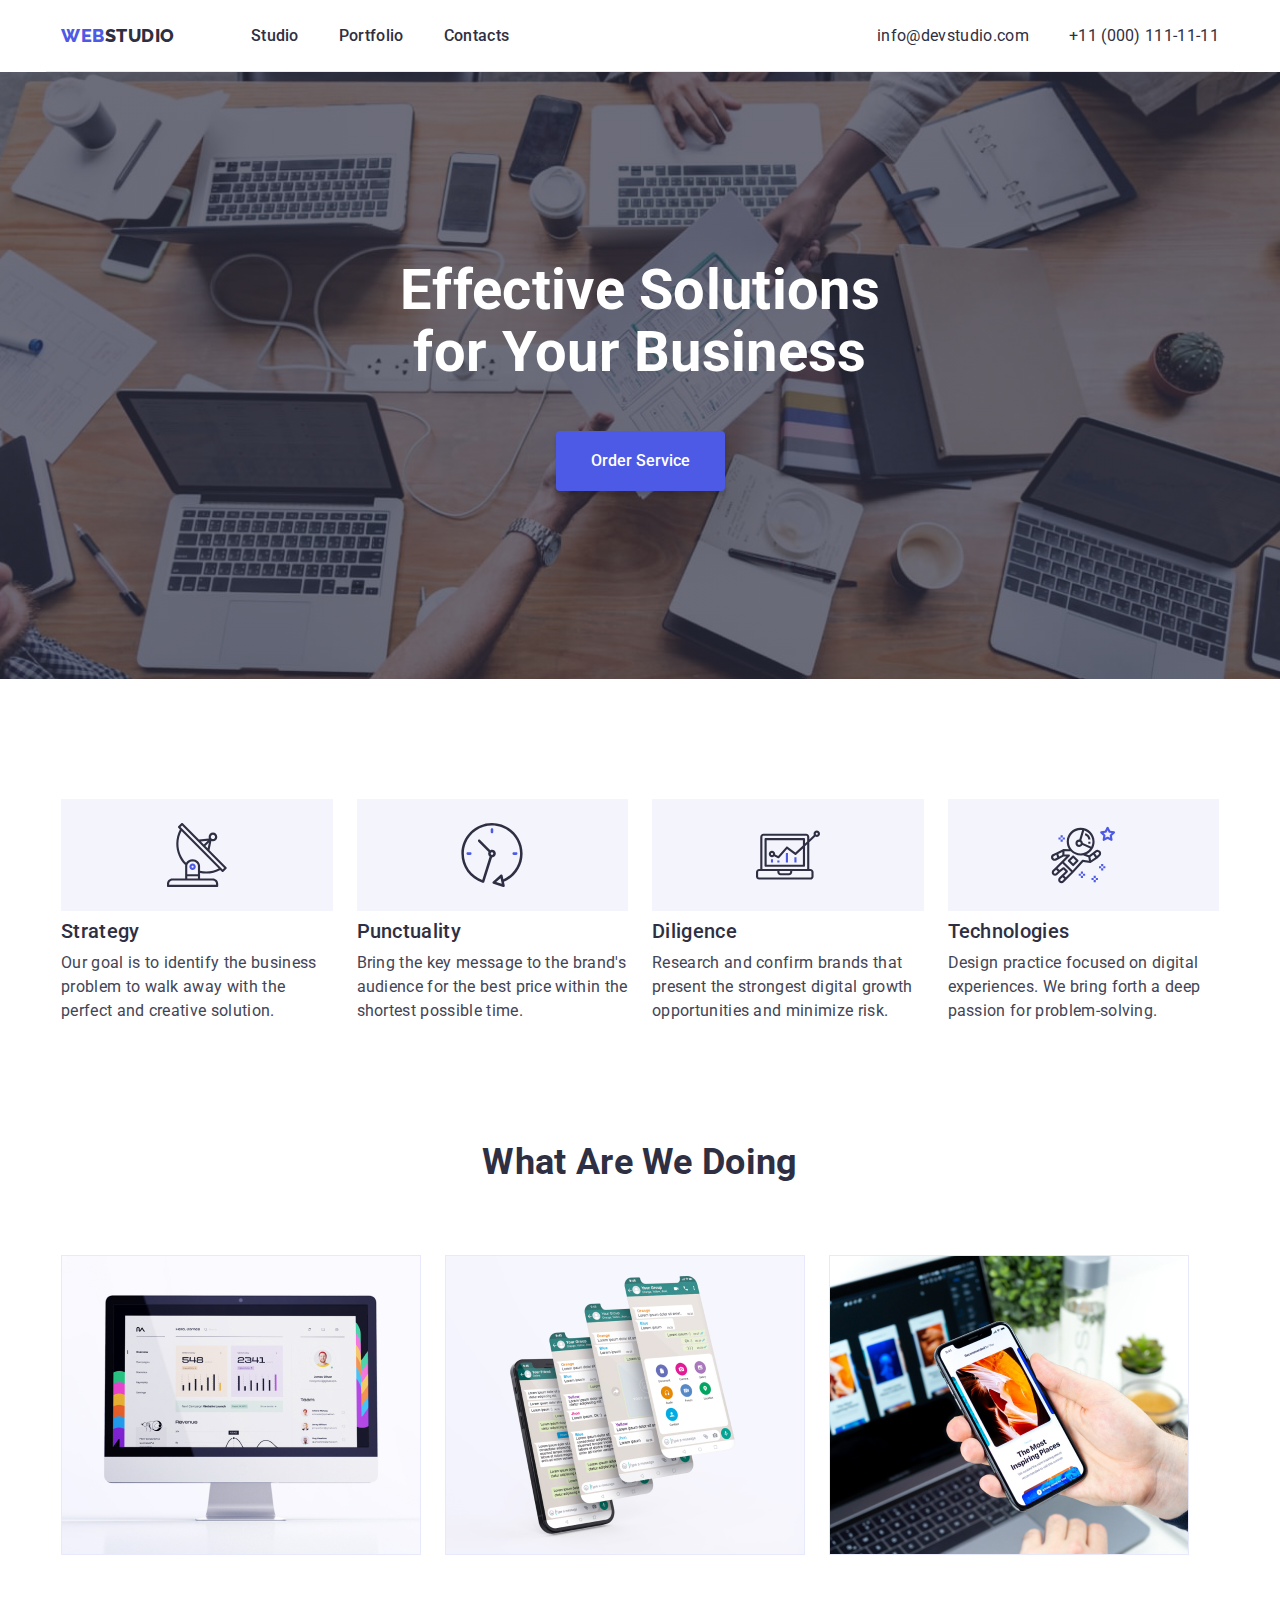
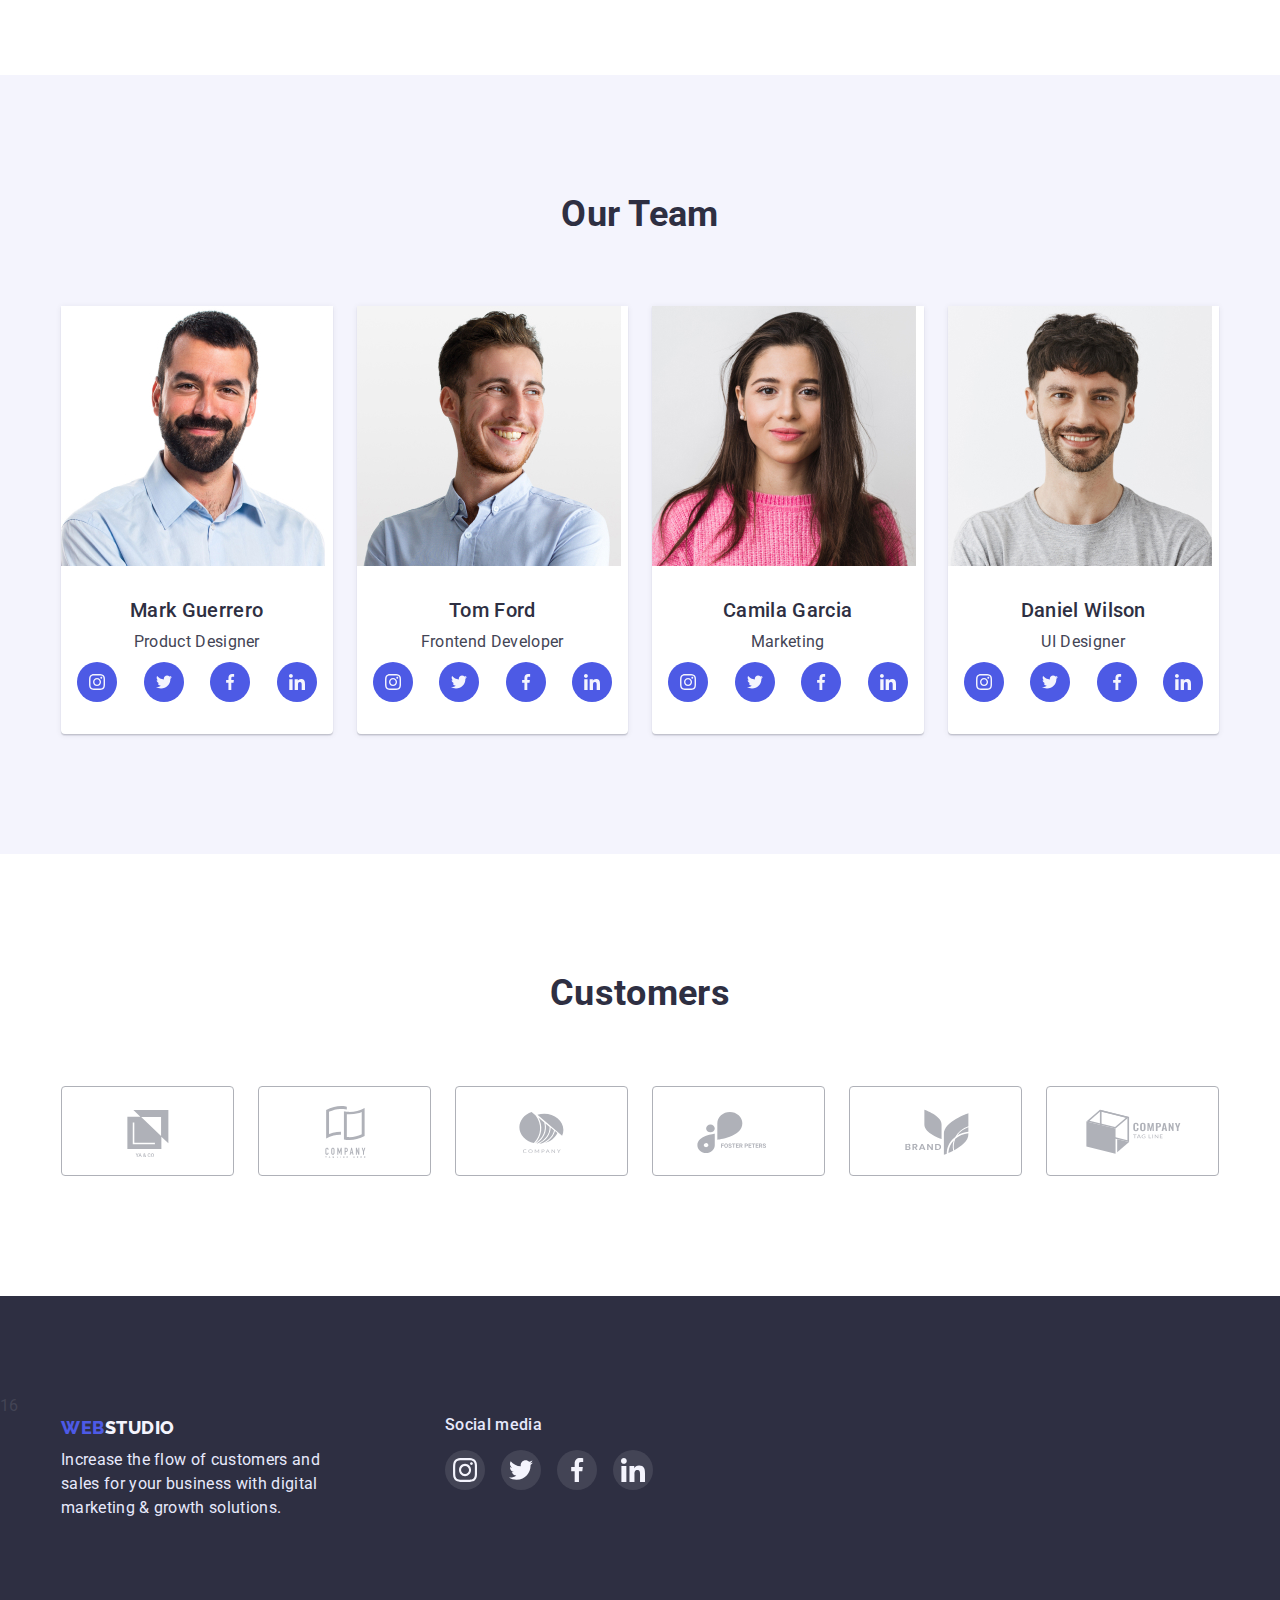
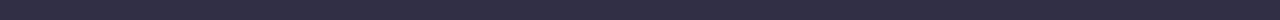
<file: index.html>
<!DOCTYPE html>
<html lang="en">
  <head>
    <meta charset="UTF-8">
    <meta http-equiv="X-UA-Compatible" content="IE=edge">
    <meta name="viewport" content="width=device-width, initial-scale=1.0">
    <title>WebStudio</title>

    <link href="https://fonts.googleapis.com/css2?family=Raleway:wght@800&family=Roboto:wght@400;500;700;900&display=swap" rel="stylesheet">
    <link rel="stylesheet" href="https://cdnjs.cloudflare.com/ajax/libs/modern-normalize/1.1.0/modern-normalize.min.css" 
    integrity="sha512-wpPYUAdjBVSE4KJnH1VR1HeZfpl1ub8YT/NKx4PuQ5NmX2tKuGu6U/JRp5y+Y8XG2tV+wKQpNHVUX03MfMFn9Q==" 
    crossorigin="anonymous" referrerpolicy="no-referrer">

    <link rel="stylesheet" href="./css/style.css">
  </head>

  <body>

    <!--Top Line-->
    <header class="page-header">

      <div class="container flex-container header-line">

        <nav class="site-nav">

          <!-- Menu Nav -->
          <a href="./index.html" class="logo site-img">
              WEB<span class="logo-item">STUDIO</span>
          </a>

          <ul class="site-nav-item list">
            <li class="site-nav-items">
              <a href="./index.html" class="site-nav-link">Studio</a>
            </li>
            <li class="site-nav-items">
              <a href="./portfolio.html" class="site-nav-link">Portfolio</a>
            </li>
            <li class="site-nav-items">
              <a href="" class="site-nav-link">Contacts</a>
            </li>
          </ul>

        </nav>

        <address class="address-container">

            <ul class="site-adress list">
                <li class="item">
                  <a href="mailto:info@devstudio.com" class="adress-items"> info@devstudio.com</a>
                </li>
                <li class="item">
                  <a href="tel:+110001111111" class="adress-items">+11 (000) 111-11-11</a>
                </li>
            </ul>

        </address>

      </div>

    </header>

    <main>
      <!--hero image-->
      <section class="hero">
        <div class="container">
          <h1 class="hero-caption">Effective Solutions <br>for Your Business</h1>
          <button type="button" class="hero-btn btn-padding">Order Service</button>
        </div>
      </section>

      <!--Feature-->
      <section class="feature section">

        <div class="container">

          <h2 class="visually-hidden">Feature</h2>
          <ul class="feature-item list">
            <li class="feature-items">
              <div class="icon-container">
                <svg class="feature-icon">
                  <use href="./images/svgicon.svg#icon-antenna"></use>
                </svg>
              </div>
              <h3 class="feature-captions">Strategy</h3>
              <p class="feature-title">Our goal is to identify the business problem to walk away with the
                perfect and creative solution.
              </p>
            </li>
            <li class="feature-items">
              <div class="icon-container">
                <svg class="feature-icon">
                  <use href="./images/svgicon.svg#icon-clock"></use>
                </svg>
              </div>
              <h3 class="feature-captions">Punctuality</h3>
              <p class="feature-title">
                Bring the key message to the brand's audience for the best price
                within the shortest possible time.
              </p>
            </li>
            <li class="feature-items">
              <div class="icon-container">
                <svg class="feature-icon">
                  <use href="./images/svgicon.svg#icon-diagram"></use>
                </svg>
              </div>
              <h3 class="feature-captions">Diligence</h3>
              <p class="feature-title">
                Research and confirm brands that present the strongest digital
                growth opportunities and minimize risk.
              </p>
            </li>
            <li class="feature-items">
              <div class="icon-container">
                <svg class="feature-icon">
                  <use href="./images/svgicon.svg#icon-astronaut"></use>
                </svg>
              </div>
              <h3 class="feature-captions">Technologies</h3>
              <p class="feature-title">
                Design practice focused on digital experiences. We bring forth a
                deep passion for problem-solving.
              </p>
            </li>
          </ul>

        </div>
        
      </section>

      <!--What are we doing-->
      <section class="work section">
        <div class="container">
          <h2 class="general-title">What are we doing</h2>
          <ul class="work-item list">
            <li class="work-items">
              <img src="./images/img1.jpg" alt="Personal computer"  width="360" class="site-img">
            </li>
            <li class="work-items">
              <img src="./images/img2.jpg"  alt="Rectangle 71" width="360" class="site-img">
            </li>
            <li class="work-items">
              <img src="./images/img3.jpg" alt="Rectangle 71" width="360" class="site-img">
            </li>
          </ul>
        </div>
      </section>

      <!--Our Team-->
      <section class="team section">

        <div class="container">

          <h2 class="general-title">Our Team</h2>
          <ul class="team-item list">
            <li class="team-items">
              <img src="./images/MarkGuerrero.jpg" alt="Mark Guerrero" width="264" class="site-img team-foto">
              <div class="team-desc">
                <h3 class="team-title">Mark Guerrero</h3>
                <p class="team-prof">Product Designer</p>

                <ul class="social-icon-list list">
                  <li>
                    <a href="" class="social-icon-link">
                      <svg class="social-icon" width="16" height="16">
                        <use href="./images/svgicon.svg#icon-instagram"></use>
                      </svg>
                    </a>
                  </li>
                  <li>
                    <a href="" class="social-icon-link">
                      <svg class="social-icon" width="16" height="16">
                        <use href="./images/svgicon.svg#icon-twitter"></use>
                      </svg>
                    </a>
                  </li>
                  <li>
                    <a href="" class="social-icon-link">
                      <svg class="social-icon" width="16" height="16">
                        <use href="./images/svgicon.svg#icon-facebook"></use>
                      </svg>
                    </a>
                  </li>
                  <li>
                    <a href="" class="social-icon-link">
                      <svg class="social-icon" width="16" height="16">
                        <use href="./images/svgicon.svg#icon-linkedin"></use>
                      </svg>
                    </a>
                  </li>
                </ul>

              </div>
            </li>
            <li class="team-items">
              <img src="./images/TomFord.jpg" alt="Tom Ford" width="264" class="site-img team-foto">
              <div class="team-desc">
                <h3 class="team-title">Tom Ford</h3>
                <p class="team-prof">Frontend Developer</p>

                <ul class="social-icon-list list">
                  <li>
                    <a href="" class="social-icon-link">
                      <svg class="social-icon" width="16" height="16">
                        <use href="./images/svgicon.svg#icon-instagram"></use>
                      </svg>
                    </a>
                  </li>
                  <li>
                    <a href="" class="social-icon-link">
                      <svg class="social-icon" width="16" height="16">
                        <use href="./images/svgicon.svg#icon-twitter"></use>
                      </svg>
                    </a>
                  </li>
                  <li>
                    <a href="" class="social-icon-link">
                      <svg class="social-icon" width="16" height="16">
                        <use href="./images/svgicon.svg#icon-facebook"></use>
                      </svg>
                    </a>
                  </li>
                  <li>
                    <a href="" class="social-icon-link">
                      <svg class="social-icon" width="16" height="16">
                        <use href="./images/svgicon.svg#icon-linkedin"></use>
                      </svg>
                    </a>
                  </li>
                </ul>

              </div>             
            </li>
            <li class="team-items">
              <img src="./images/CamilaGarcia.jpg" alt="Camila Garcia" width="264" class="site-img team-foto">
              <div class="team-desc">
                <h3 class="team-title">Camila Garcia</h3>
                <p class="team-prof">Marketing</p>

                <ul class="social-icon-list list">
                  <li>
                    <a href="" class="social-icon-link">
                      <svg class="social-icon" width="16" height="16">
                        <use href="./images/svgicon.svg#icon-instagram"></use>
                      </svg>
                    </a>
                  </li>
                  <li>
                    <a href="" class="social-icon-link">
                      <svg class="social-icon" width="16" height="16">
                        <use href="./images/svgicon.svg#icon-twitter"></use>
                      </svg>
                    </a>
                  </li>
                  <li>
                    <a href="" class="social-icon-link">
                      <svg class="social-icon" width="16" height="16">
                        <use href="./images/svgicon.svg#icon-facebook"></use>
                      </svg>
                    </a>
                  </li>
                  <li>
                    <a href="" class="social-icon-link">
                      <svg class="social-icon" width="16" height="16">
                        <use href="./images/svgicon.svg#icon-linkedin"></use>
                      </svg>
                    </a>
                  </li>
                </ul>

              </div>
            </li>
            <li class="team-items">
              <img src="./images/DanielWilson.jpg" alt="Daniel Wilson" width="264" class="site-img team-foto">
              <div class="team-desc">
                <h3 class="team-title">Daniel Wilson</h3>
                <p class="team-prof">UI Designer</p>

                <ul class="social-icon-list list">
                  <li>
                    <a href="" class="social-icon-link">
                      <svg class="social-icon" width="16" height="16">
                        <use href="./images/svgicon.svg#icon-instagram"></use>
                      </svg>
                    </a>
                  </li>
                  <li>
                    <a href="" class="social-icon-link">
                      <svg class="social-icon" width="16" height="16">
                        <use href="./images/svgicon.svg#icon-twitter"></use>
                      </svg>
                    </a>
                  </li>
                  <li>
                    <a href="" class="social-icon-link">
                      <svg class="social-icon" width="16" height="16">
                        <use href="./images/svgicon.svg#icon-facebook"></use>
                      </svg>
                    </a>
                  </li>
                  <li>
                    <a href="" class="social-icon-link">
                      <svg class="social-icon" width="16" height="16">
                        <use href="./images/svgicon.svg#icon-linkedin"></use>
                      </svg>
                    </a>
                  </li>
                </ul>

              </div>
            </li>
          </ul>

        </div>

      </section>

      <!-- Customers -->
      <section class="section">
        <div class="container customer">
          <h2 class="general-title">Customers</h2>
          <ul class="customer-item list">
            <li class="customer-items">
              <a href="" class="customer-link">
                <svg width="104" height="56" class="customer-icon">
                  <use href="./images/svgicon.svg#icon-union"></use>
                </svg>
              </a>
            </li>
            <li class="customer-items">
              <a href="" class="customer-link">
                <svg width="104" height="56" class="customer-icon">
                  <use href="./images/svgicon.svg#icon-company"></use>
                </svg>
              </a>
            </li>
            <li class="customer-items">
              <a href="" class="customer-link">
                <svg width="104" height="56" class="customer-icon">
                  <use href="./images/svgicon.svg#icon-company2"></use>
                </svg>
              </a>
            </li>
            <li class="customer-items">
              <a href="" class="customer-link">
                <svg width="104" height="56" class="customer-icon">
                  <use href="./images/svgicon.svg#icon-foster"></use>
                </svg>
              </a>
            </li>
            <li class="customer-items">
              <a href="" class="customer-link">
                <svg width="104" height="56" class="customer-icon">
                  <use href="./images/svgicon.svg#icon-brand"></use>
                </svg>
              </a>
            </li>
            <li class="customer-items">
              <a href="" class="customer-link">
                <svg width="104" height="56" class="customer-icon">
                  <use href="./images/svgicon.svg#icon-tagline"></use>
                </svg>
              </a>
            </li>
          </ul>
        </div>
      </section>

    </main>

    <!--Footer-->
    <footer class="footer">16

      <div class="container footer-flex">

        <div class="footer-container">
          <a href="./index.html" class="logo footer-logo">
              WEB<span class="logo-item2">STUDIO</span>
          </a>
          <p class="footer-desc"> Increase the flow of customers and sales for your business with digital marketing & growth solutions.</p>
        </div>

        <div class="footer-social">
          <p class="footer-social-desc">Social media</p>
          <ul class="footer-social-list list">
            <li class="footer-social-items">
              <a href="" class="footer-social-link">
                <svg class="footer-social-icon" width="24" height="24">
                  <use href="./images/svgicon.svg#icon-instagram"></use>
                </svg>
              </a>
            </li>
            <li class="footer-social-items">
              <a href="" class="footer-social-link">
                <svg class="footer-social-icon" width="24" height="24">
                  <use href="./images/svgicon.svg#icon-twitter"></use>
                </svg>
              </a>
            </li>
            <li class="footer-social-items">
              <a href="" class="footer-social-link">
                <svg class="footer-social-icon" width="24" height="24">
                  <use href="./images/svgicon.svg#icon-facebook"></use>
                </svg>
              </a>
            </li>
            <li class="footer-social-items">
              <a href="" class="footer-social-link">
                <svg class="footer-social-icon" width="24" height="24">
                  <use href="./images/svgicon.svg#icon-linkedin"></use>
                </svg>
              </a>
            </li>
          </ul>
        </div>

      </div>

    </footer>
    
  </body>
</html>
</file>
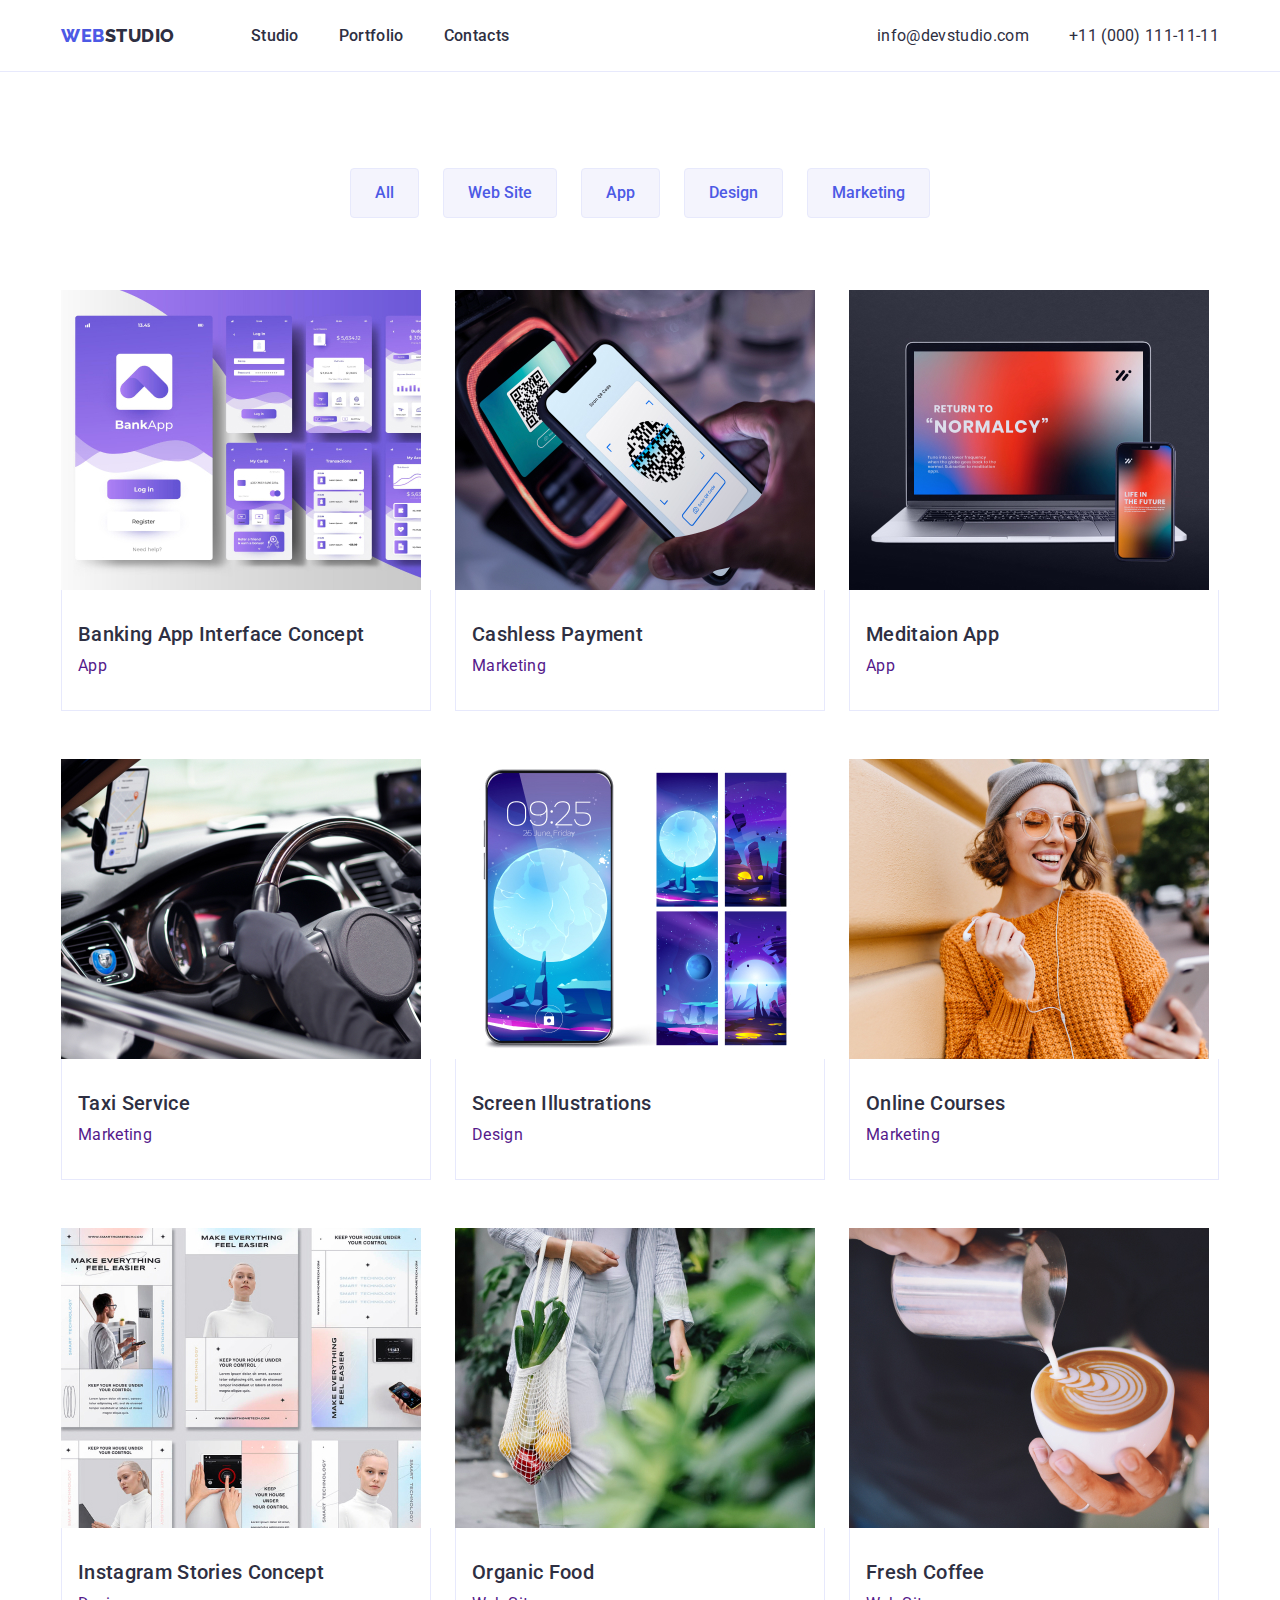
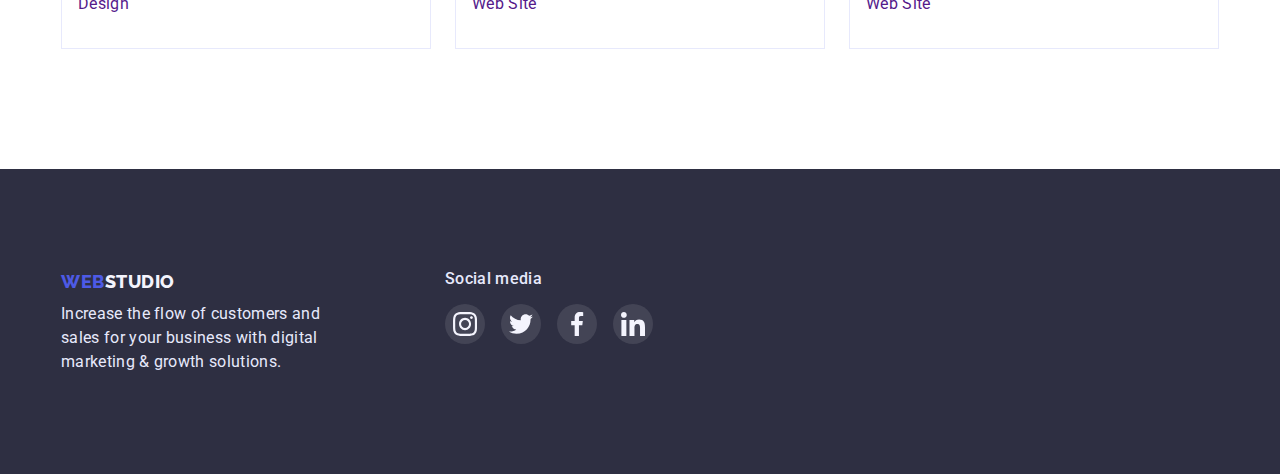
<file: portfolio.html>
<!DOCTYPE html>
<html lang="en">
<head>
    <meta charset="UTF-8">
    <meta http-equiv="X-UA-Compatible" content="IE=edge">
    <meta name="viewport" content="width=device-width, initial-scale=1.0">
    <title>WebStudio</title>

    <link href="https://fonts.googleapis.com/css2?family=Raleway:wght@800&family=Roboto:wght@400;500;700;900&display=swap" rel="stylesheet">
    <link rel="stylesheet" href="https://cdnjs.cloudflare.com/ajax/libs/modern-normalize/1.1.0/modern-normalize.min.css" 
    integrity="sha512-wpPYUAdjBVSE4KJnH1VR1HeZfpl1ub8YT/NKx4PuQ5NmX2tKuGu6U/JRp5y+Y8XG2tV+wKQpNHVUX03MfMFn9Q==" 
    crossorigin="anonymous" referrerpolicy="no-referrer">

    <link rel="stylesheet" href="./css/style.css">
  </head>

  <body>

    <!--Top Line-->
    <header class="page-header header-line">

      <div class="container flex-container">

        <nav class="site-nav">

          <!-- Menu Nav -->
          <a href="./index.html" class="logo">
              WEB<span class="logo-item">STUDIO</span>
          </a>

          <ul class="site-nav-item list">
            <li class="site-nav-items">
              <a href="./index.html" class="site-nav-link">Studio</a>
            </li>
            <li class="site-nav-items">
              <a href="./portfolio.html" class="site-nav-link">Portfolio</a>
            </li>
            <li class="site-nav-items">
              <a href="" class="site-nav-link">Contacts</a>
            </li>
          </ul>

        </nav>

        <address class="address-container">

            <ul class="site-adress list">
                <li class="item">
                  <a href="mailto:info@devstudio.com" class="adress-items"> info@devstudio.com</a>
                </li>
                <li class="item">
                  <a href="tel:+110001111111" class="adress-items">+11 (000) 111-11-11</a>
                </li>
            </ul>

        </address>

      </div>

    </header>

    <main>
        <section class="section  portfolio">
          <div class="container">
            <h1 class="visually-hidden">Works</h1>
            <ul class="btn list">
                <li class="btn-list">
                  <button type="button" class="btn-item">All</button>
                </li>
                <li class="btn-list">
                  <button type="button" class="btn-item">Web Site</button>
                </li>
                <li class="btn-list">
                  <button type="button" class="btn-item">App</button>
                </li>
                <li class="btn-list">
                  <button type="button" class="btn-item">Design</button>
                </li>
                <li class="btn-list">
                  <button type="button" class="btn-item">Marketing</button>
                </li>
            </ul>

            <ul class="work-primery list">
                <li class="work-item-list">
                  <a href="">
                    <img src="./images/banking-app.jpg" alt="banking app" width="360" class="site-img">
                    <div class="work-cont-desc">
                      <h2 class="work-title">Banking App Interface Concept</h2>
                      <p class="work-desc">App</p>
                    </div>
                  </a>
                </li>
                <li class="work-item-list">
                  <a href="">
                    <img src="./images/card-content.jpg" alt="Cashless Payment" width="360" class="site-img">
                    <div class="work-cont-desc">
                      <h2 class="work-title">Cashless Payment</h2>
                      <p class="work-desc">Marketing</p>
                    </div>
                  </a>
                </li>
                <li class="work-item-list">
                  <a href="">
                    <img src="./images/meditaion-app.jpg" alt="Meditaion App" width="360" class="site-img">
                    <div class="work-cont-desc">
                      <h2 class="work-title">Meditaion App</h2>
                      <p class="work-desc">App</p>
                    </div>
                  </a>
                </li>
                <li class="work-item-list">
                  <a href="">
                    <img src="./images/taxi-service.jpg" alt="Taxi Service" width="360" class="site-img">
                    <div class="work-cont-desc">
                      <h2 class="work-title">Taxi Service</h2>
                      <p class="work-desc">Marketing</p>
                    </div>
                  </a>
                </li>
                <li class="work-item-list">
                  <a href="">
                    <img src="./images/screen-illustrations.jpg" alt="Screen Illustrations" width="360" class="site-img">
                    <div class="work-cont-desc">
                      <h2 class="work-title">Screen Illustrations</h2>
                      <p class="work-desc">Design</p>
                    </div>
                  </a>
                </li>
                <li class="work-item-list">
                  <a href="">
                    <img src="./images/online-courses.jpg" alt="Online Courses" width="360" class="site-img">
                    <div class="work-cont-desc">
                      <h2 class="work-title">Online Courses</h2>
                      <p class="work-desc">Marketing</p>
                    </div>
                  </a>
                </li>
                <li class="work-item-list">
                  <a href="">
                    <img src="./images/instagram-stories.jpg" alt="Instagram Stories Concept" width="360" class="site-img">
                    <div class="work-cont-desc">
                      <h2 class="work-title">Instagram Stories Concept</h2>
                      <p class="work-desc">Design</p>
                    </div>
                  </a>
                </li>
                <li class="work-item-list">
                  <a href="">
                    <img src="./images/organic-food.jpg" alt="Organic Food" width="360" class="site-img">
                    <div class="work-cont-desc">
                      <h2 class="work-title">Organic Food</h2>
                      <p class="work-desc">Web Site</p>
                    </div>
                  </a>
                </li>
                <li class="work-item-list">
                  <a href="">
                    <img src="./images/fresh-coffee.jpg" alt="Fresh Coffee" width="360" class="site-img">
                    <div class="work-cont-desc">
                      <h2 class="work-title">Fresh Coffee</h2>
                      <p class="work-desc">Web Site</p>
                    </div>
                  </a>
                </li>
            </ul>
          </div>
        </section>
    </main>

    <!--Footer-->
    <footer class="footer">

      <div class="container footer-flex">

        <div class="footer-container">
          <a href="./index.html" class="logo footer-logo">
              WEB<span class="logo-item2">STUDIO</span>
          </a>
          <p class="footer-desc"> Increase the flow of customers and sales for your business with digital marketing & growth solutions.</p>
        </div>

        <div class="footer-social">
          <p class="footer-social-desc">Social media</p>
          <ul class="footer-social-list list">
            <li class="footer-social-items">
              <a href="" class="footer-social-link">
                <svg class="footer-social-icon" width="24" height="24">
                  <use href="./images/svgicon.svg#icon-instagram"></use>
                </svg>
              </a>
            </li>
            <li class="footer-social-items">
              <a href="" class="footer-social-link">
                <svg class="footer-social-icon" width="24" height="24">
                  <use href="./images/svgicon.svg#icon-twitter"></use>
                </svg>
              </a>
            </li>
            <li class="footer-social-items">
              <a href="" class="footer-social-link">
                <svg class="footer-social-icon" width="24" height="24">
                  <use href="./images/svgicon.svg#icon-facebook"></use>
                </svg>
              </a>
            </li>
            <li class="footer-social-items">
              <a href="" class="footer-social-link">
                <svg class="footer-social-icon" width="24" height="24">
                  <use href="./images/svgicon.svg#icon-linkedin"></use>
                </svg>
              </a>
            </li>
          </ul>
        </div>

      </div>

    </footer>
    
</body>
</html>
</file>
<file: css/style.css>
:root {
    --primery-text-color: #434455;
    --hero-background: rgba(46, 47, 66, 0.7);
    --primery-background-color: #ffffff;
    --header-color-line: #E7E9FC;
    --title-text-color: #2E2F42;
    --link-color: #4D5AE5;
    --link-color-hover: #404BBF;
    --footer-desc-color: #E7E9FC;
    --btn-background-color: #F4F4FD;
    --icon-color: #AFB1B8;
    --footer-soc-bacground: rgba(255, 255, 255, 0.1);
    --footer-soc-hov-bacground:  #31D0AA;;
}

h1, 
h2, 
h3, 
h4, 
h5, 
h6,
ul, 
p {
    margin: 0;
    padding: 0;
}

.list {
    list-style: none;
}

body {
    margin: 0;
    font-family: 'Roboto', sans-serif;
    color: var(--primery-text-color);
    background-color: var(--primery-background-color);
    letter-spacing: 0.02em;
}

.site-img {
    display: block;
}

/* Header */
.container {
    display: block;
    width: 1158px;

    padding-left: 15px;
    padding-right: 15px;
    margin-left: auto;
    margin-right: auto;
}

.header-line {
    border-bottom: 1px solid var(--header-color-line);
}

.flex-container {
    display: flex;
    align-items: center;
}

.site-nav{
    display: flex;
    align-items: center;
}

.site-nav-item{
    display: flex;
}

.site-nav-items{
    margin-right: 40px;
}

.site-nav-items:last-child {
    margin: 0;
}

/* logo */
.logo { 
    margin-right: 76px;

    text-decoration: none;
    font-weight: 800;
    font-size: 18px;
    line-height: 1.4;
    color: var(--link-color);
    font-family: 'Raleway';
    letter-spacing: 0.03em;
}

.logo-item {
    color: var(--title-text-color);
}

/*Link for other pages*/
.site-nav-link {
    display: inline-block;
    padding-top: 24px;
    padding-bottom: 23px;
    font-weight: 500;
    font-size: 16px;
    line-height: 1.5;
    color: var(--title-text-color);
    text-decoration: none;
}

.site-nav-link:hover,
.site-nav-link:focus {
    color: var(--link-color);
}

/* Adress */
.address-container{
    margin-left: auto;
}

.site-adress {
    display: flex;
}

.site-adress .item + .item{
    margin-left: 40px;
}

.adress-items {
    font-style: normal;
    font-size: 16px;
    line-height: 1.5;
    text-decoration: none;
    color: var(--title-text-color);
}

.adress-items:hover,
.adress-items:focus {
    color: var(--link-color);
}

/* Section style */
.section{
    padding-top: 120px;
    padding-bottom: 120px;
}

/* Hero sections */
.hero {
    max-width: 1440px;
    margin-left: auto;
    margin-right: auto;    
    background-image: linear-gradient(to right,
        var(--hero-background),
        var(--hero-background)),
        url(../images/people-office.jpg);
    background-repeat: no-repeat;
    background-position: center;
    background-size: cover;
    text-align: center;
    padding: 188px 0;

}

.hero-caption {
    margin-bottom: 48px;
    font-weight: 700;
    font-size: 56px;
    line-height: 1.1;
    text-align: center;
    color: var(--primery-background-color);
}

.hero-btn {
    padding: 16px 32px;
    min-width: 169px;
    font-family: inherit;
    font-weight: 500;
    font-size: 16px;
    line-height: 1.5;
    background: var(--link-color);
    color: var(--primery-background-color);
    border-color: transparent;
    cursor: pointer;
    box-shadow: 0px 4px 4px rgba(0, 0, 0, 0.15);
    border-radius: 4px;
}

.hero-btn:hover,
.hero-btn:focus {
    background: var(--link-color-hover);
    box-shadow: 0px 4px 4px rgba(0, 0, 0, 0.15);
    border-radius: 4px;
}

/* Hpdden caption */
.visually-hidden {
    position: absolute;
    white-space: nowrap;
    width: 1px;
    height: 1px;
    overflow: hidden;
    border: 0;
    padding: 0;
    clip: rect(0 0 0 0);
    clip-path: inset(50%);
    margin: -1px;
}

/* Feature */
.feature-item {
    display: flex;
    flex-wrap: wrap;
}

.feature-items {
    flex-basis: calc((100% - 72px) / 4);
    margin-right: 24px;
}

.feature-items:last-child {
    margin: 0;
}

.icon-container {
    display: flex;
    height: 112px;
    background-color: var(--btn-background-color);
    margin-bottom: 8px;
    justify-content: center;
    align-items: center;
}

.feature-icon {
    width: 64px;
    height: 64px;
}

.feature-captions {
    margin-bottom: 8px;
    font-weight: 500;
    font-size: 20px;
    line-height: 1.2;
    color: var(--title-text-color);
}

.feature-title {
    font-size: 16px;
    line-height: 1.5;
}

/* What are we doing */
.work {
    padding-top: 0;
}

.general-title {
    margin-bottom: 72px;
    font-weight: 700;
    font-size: 36px;
    line-height: 1.1;
    text-align: center;
    text-transform: capitalize;
    color: var(--title-text-color);
}

.work-item {
    display: flex;
}

.work-items {
    margin-right: 24px;
}

.work-items:last-child {
    margin-right: 0;
}

/* Our Team */
.team {
    background-color: var(--btn-background-color);
}

.team-item {
    display: flex;
    flex-wrap: wrap;
}

.team-items {
    flex-basis: calc((100% - 72px) / 4);
    margin-right: 24px;
    background-color: var(--primery-background-color);
    box-shadow: 0px 1px 6px rgba(46, 47, 66, 0.08),
        0px 1px 1px rgba(46, 47, 66, 0.16),
        0px 2px 1px rgba(46, 47, 66, 0.08);
    border-radius: 0px 0px 4px 4px;
}

.team-items:last-child {
    margin-right: 0;
}

.team-desc{
    padding: 32px 16px;
}

.team-title {
    margin-bottom: 8px;
    font-weight: 500;
    font-size: 20px;
    line-height: 1.2;
    text-align: center;
    color: var(--title-text-color);
}

.team-prof {
    margin-bottom: 8px;
    font-size: 16px;
    line-height: 1.5;
    text-align: center;
}

.social-icon-list {
    display: flex;
    justify-content: space-between;
}

.social-icon-link {
    display: flex;
    width: 40px;
    height: 40px;
    background-color: var(--link-color);
    border-radius: 50%;
    align-items: center;
    justify-content: center;
}

.social-icon-link:hover,
.social-icon-link:focus {
    background-color: var(--link-color-hover);
}

/* Customers */
.customer-item {
    display: flex;
}

.customer-items {
    width: calc((100% - 120px) / 6);
    margin-right: 24px;
}

.customer-items:last-child {
    margin-right: 0;
}

.customer-link {
    display: flex;
    justify-content: center;
    align-items: center;
    background-color: var(--primery-background-color);
    border: 1px solid var(--icon-color);
    border-radius: 4px;
    height: 88px;
}

.customer-link:hover,
.customer-link:focus {
    border: 1px solid var(--link-color-hover);
}

.customer-icon {
    fill: var(--icon-color);
}

.customer-link:hover .customer-icon,
.customer-link:focus .customer-icon {
    fill: var(--link-color-hover);
}

/* Works */
.section.portfolio {
    padding-top: 96px;
}

.btn{
    display: flex;
    justify-content: center;
    margin-bottom: 72px;
}

.btn-list {
    margin-right: 24px;
}

.btn-list:last-child{
    margin-right: 0;
}

.btn-item {
    padding: 12px 24px;
    justify-content: center;
    align-items: center;
    background: var(--btn-background-color);
    border: 1px solid var(--footer-desc-color);
    border-radius: 4px;
    box-sizing: border-box;
    font-weight: 500;
    font-size: 16px;
    line-height: 1.5;
    color: var(--link-color);
    font-family: 'Roboto';
    cursor: pointer;
}

.btn-item:hover,
.btn-item:focus {
    cursor: pointer;
    background: var(--link-color);
    color: var(--primery-background-color);
    box-shadow: 0px 3px 1px rgba(0, 0, 0, 0.1), 
        0px 2px 1px rgba(0, 0, 0, 0.08), 
        0px 2px 2px rgba(0, 0, 0, 0.12);
    border-color: transparent;
}

.work-primery {
    display: flex;
    flex-wrap: wrap;
    gap: 48px 24px;
}

.work-item-list {
    flex-basis: calc((100% - 48px) / 3);
}

.work-item-list a{
    display: block;
    text-decoration: none;
}

.work-item-list a:is(:hover, :focus) {
    box-shadow: 0px 1px 6px rgba(46, 47, 66, 0.08), 
        0px 1px 1px rgba(46, 47, 66, 0.16), 
        0px 2px 1px rgba(46, 47, 66, 0.08);
    cursor: pointer;
}

.work-cont-desc {
    padding: 32px 16px;
    border-right: 1px solid var(--header-color-line);
    border-left: 1px solid var(--header-color-line);
    border-bottom: 1px solid var(--header-color-line);
}

.work-title {
    margin-bottom: 8px;
    font-weight: 500;
    font-size: 20px;
    line-height: 1.2;
    color: var(--title-text-color);
}

.work-desc {
    font-size: 16px;
    line-height: 1.5;
}

/* Footer */
.footer {
    padding-top: 100px;
    padding-bottom: 100px;
    background-color: var(--title-text-color);
}

.footer-flex {
    display: flex;
}

.footer-container{
    max-width: 264px;
    margin-right: 120px;
}


.footer-logo {
    display: inline-block;
    margin-bottom: 8px;
    margin-right: 0;
}

.logo-item2 {
    color: var(--btn-background-color);
}

.footer-desc {
    font-size: 16px;
    line-height: 1.5;
    color: var(--footer-desc-color);
}

.footer-social-desc {
    color: var(--footer-desc-color);
    font-weight: 500;
    margin-bottom: 16px;
}

.footer-social-list {
    display: flex;
}

.footer-social-items {
    margin-right: 16px;
}

.footer-social-items:last-child {
    margin-right: 0;
}

.footer-social-link{
    display: flex;
    width: 40px;
    height: 40px;
    background-color: var(--footer-soc-bacground);
    border-radius: 50%;
    margin-left: auto;
    margin-right: auto;
    align-items: center;
    justify-content: center;
}

.footer-social-link:hover,
.footer-social-link:focus {
    background-color: var(--footer-soc-hov-bacground);
}
</file>
